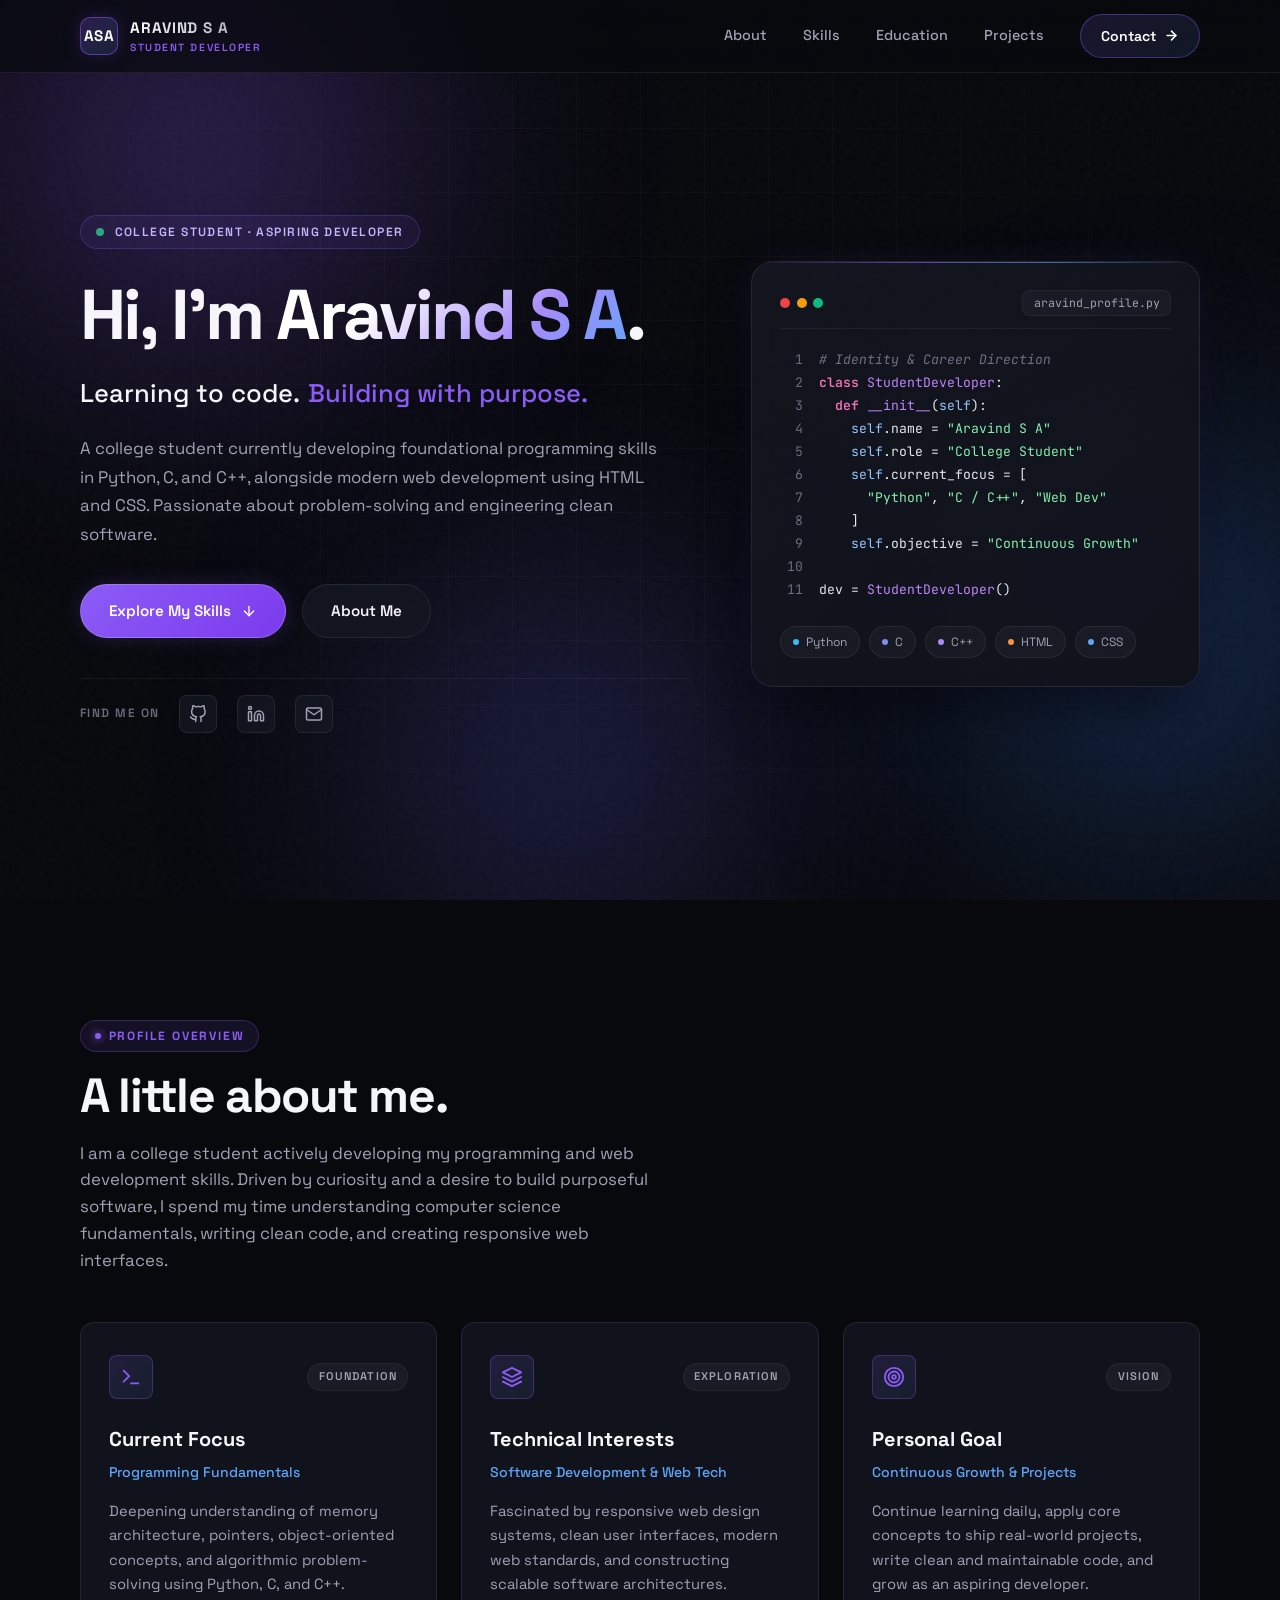
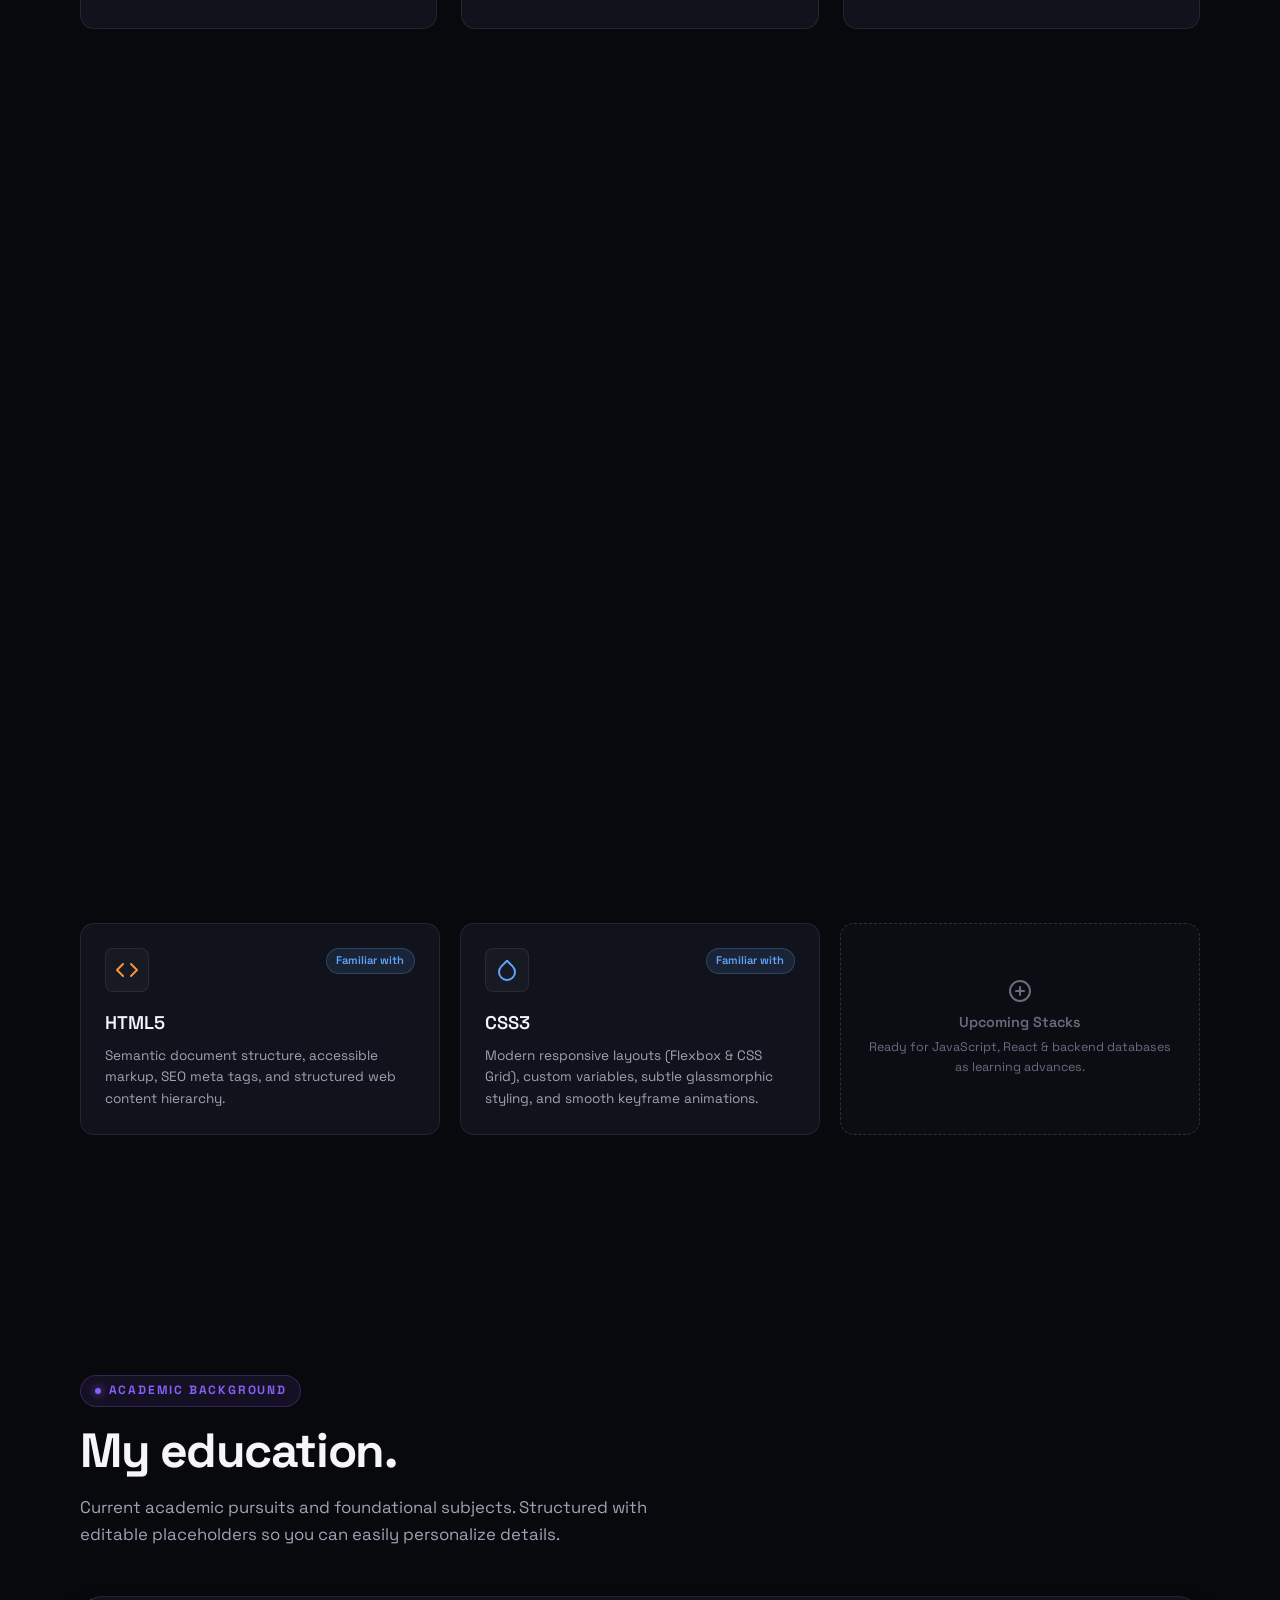
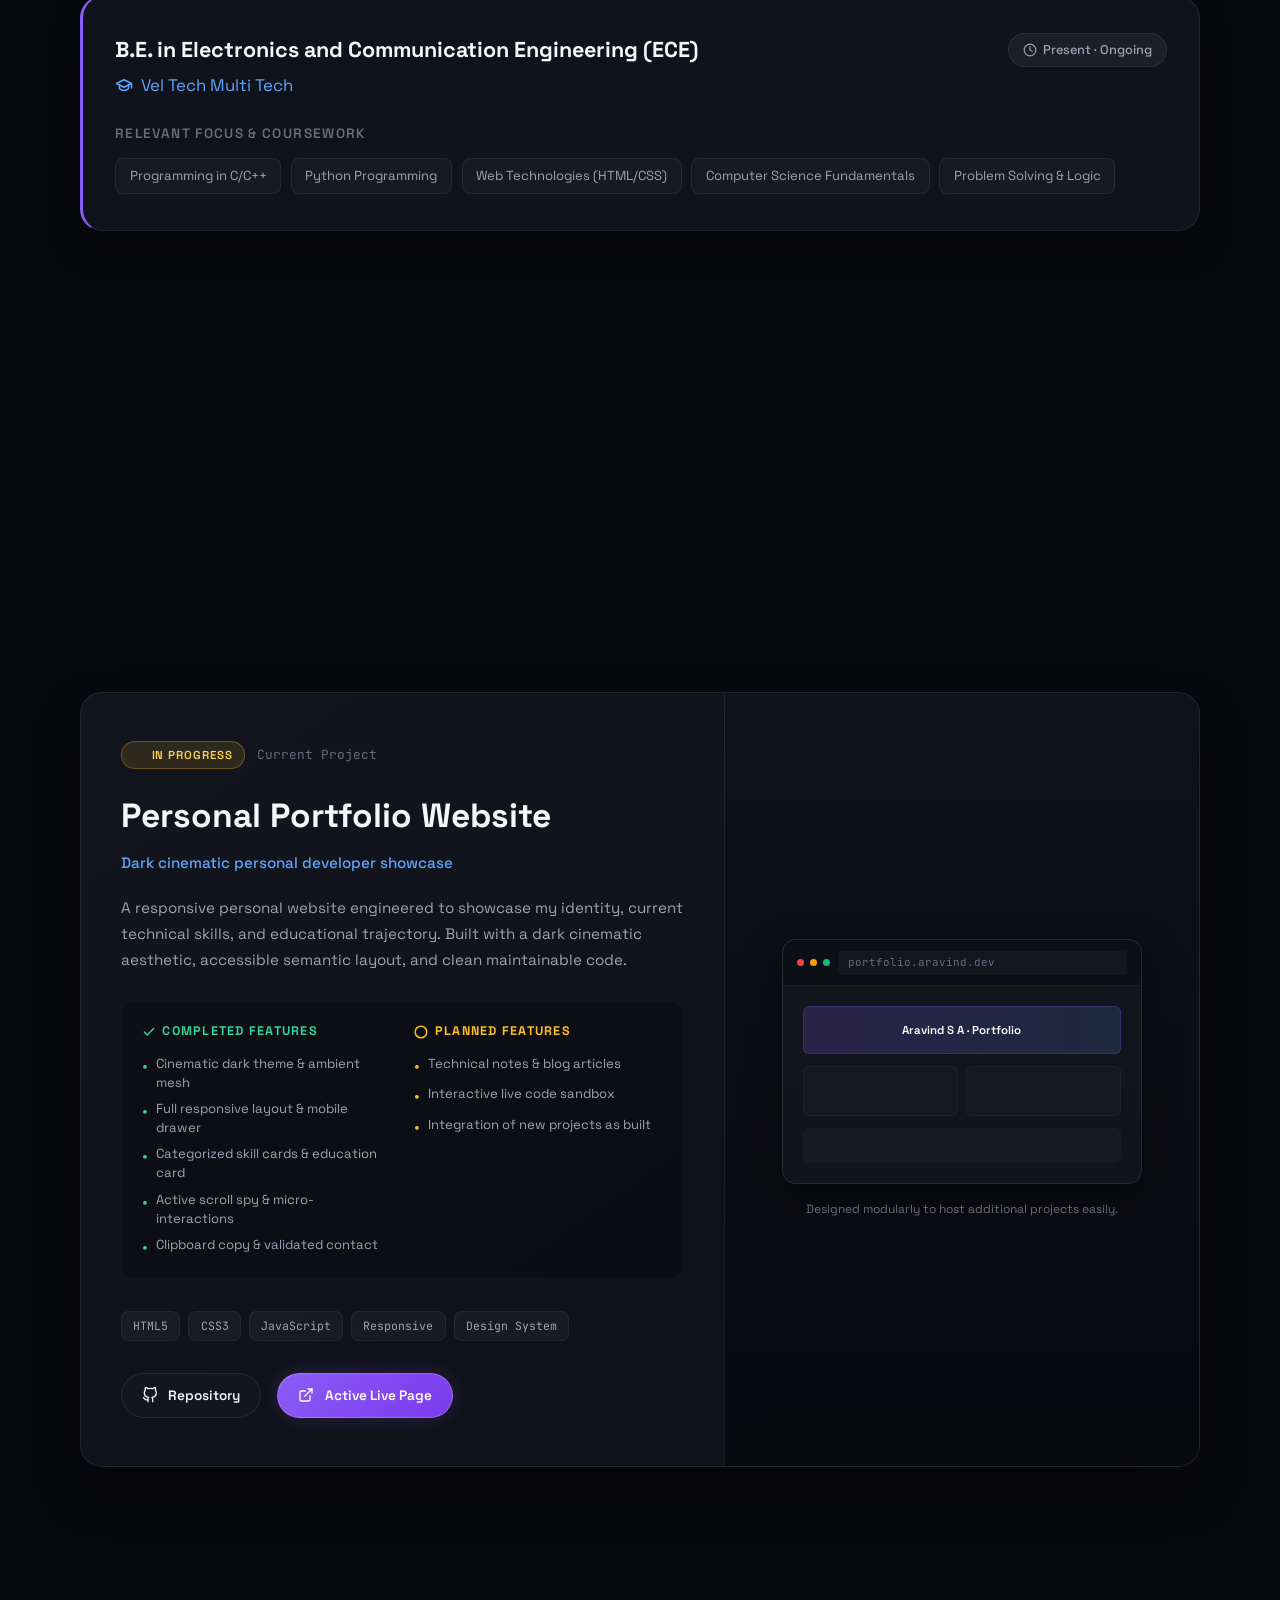
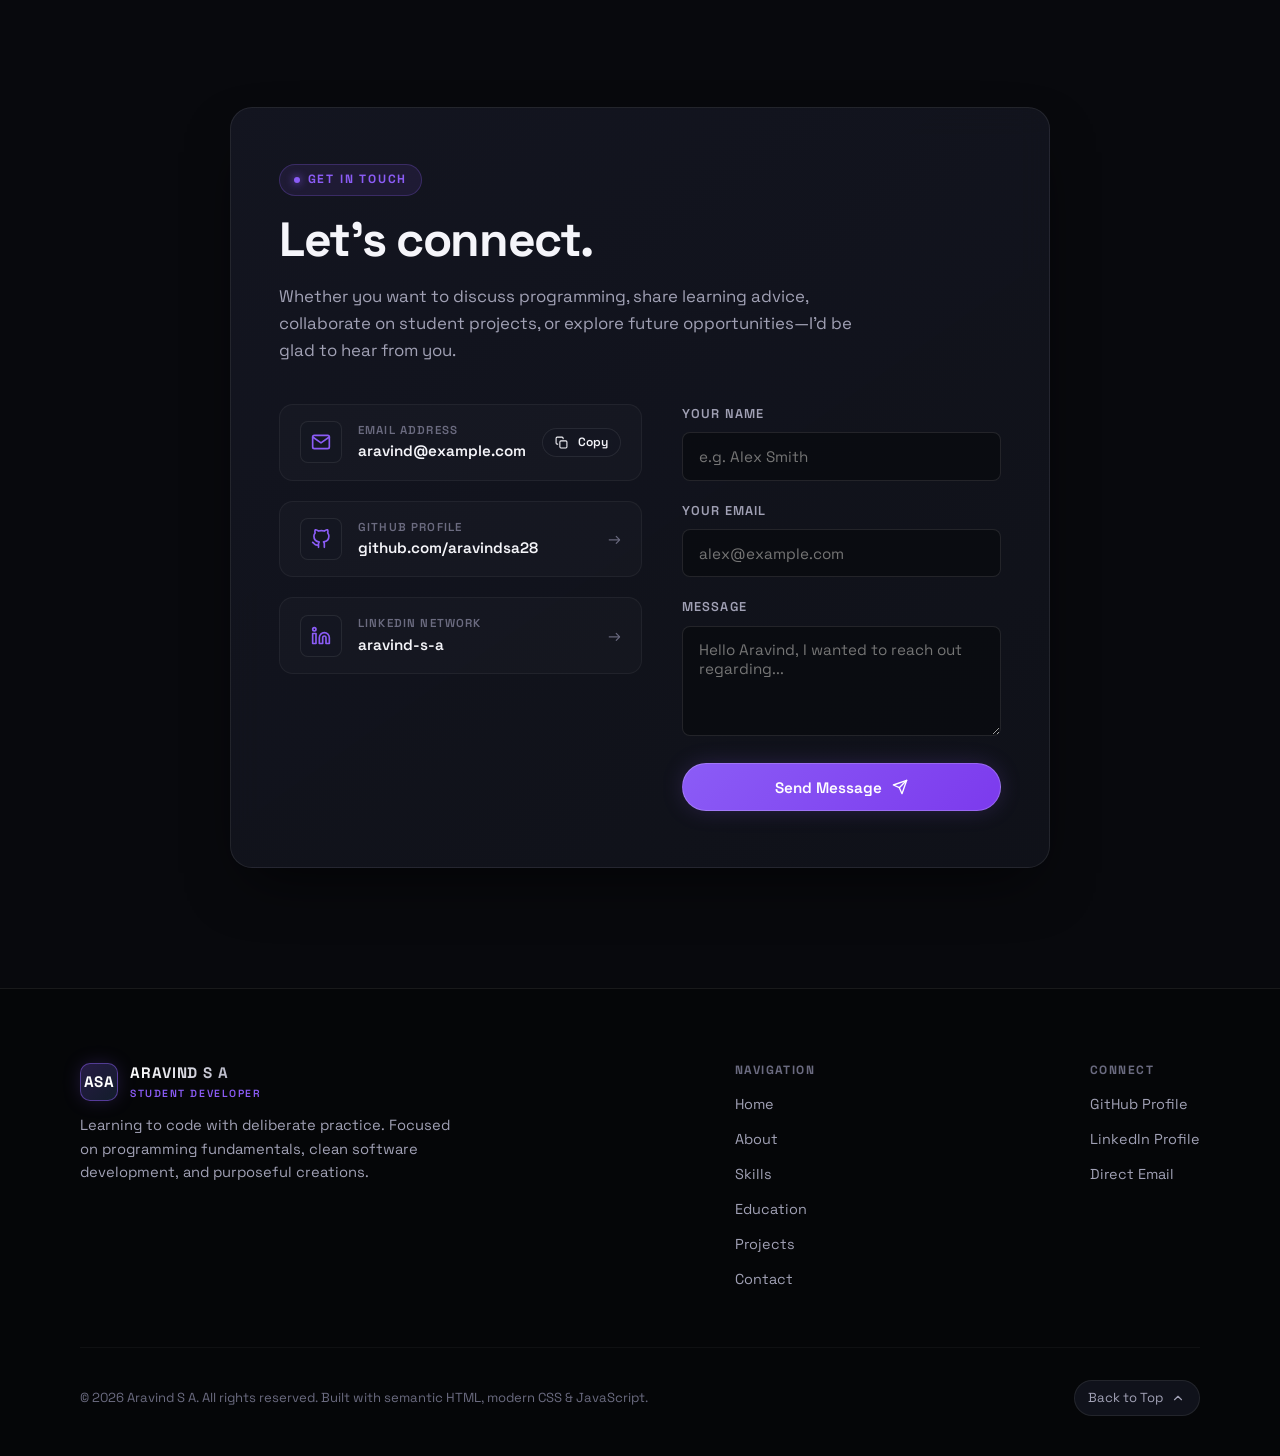
<file: index.html>
<!DOCTYPE html>
<html lang="en">
<head>
  <meta charset="UTF-8" />
  <meta name="viewport" content="width=device-width, initial-scale=1.0" />
  <meta http-equiv="X-UA-Compatible" content="IE=edge" />

  <!-- Primary SEO Meta Tags -->
  <title>Aravind S A | Student & Aspiring Developer Portfolio</title>
  <meta name="title" content="Aravind S A | Student & Aspiring Developer Portfolio" />
  <meta name="description" content="Personal portfolio of Aravind S A, college student learning programming in Python, C, C++, and modern web development." />
  <meta name="keywords" content="Aravind S A, student developer, software development, Python, C, C++, HTML, CSS, portfolio" />
  <meta name="author" content="Aravind S A" />
  <meta name="theme-color" content="#08090D" />

  <!-- Open Graph / Facebook -->
  <meta property="og:type" content="website" />
  <meta property="og:title" content="Aravind S A | Student & Aspiring Developer" />
  <meta property="og:description" content="College student learning programming and web development. Exploring Python, C, C++, HTML, and CSS." />

  <!-- Google Fonts: Space Grotesk & JetBrains Mono -->
  <link rel="preconnect" href="https://fonts.googleapis.com" />
  <link rel="preconnect" href="https://fonts.gstatic.com" crossorigin />
  <link href="https://fonts.googleapis.com/css2?family=JetBrains+Mono:wght@400;500;600&family=Space+Grotesk:wght@400;500;600;700;800&display=swap" rel="stylesheet" />

  <!-- Custom Stylesheet -->
  <link rel="stylesheet" href="style.css" />

  <!-- Favicon Monogram -->
  <link rel="icon" type="image/svg+xml" href="data:image/svg+xml,%3Csvg xmlns='http://www.w3.org/2000/svg' viewBox='0 0 100 100'%3E%3Crect width='100' height='100' rx='24' fill='%2308090D'/%3E%3Crect x='4' y='4' width='92' height='92' rx='20' fill='none' stroke='%238B5CF6' stroke-width='4'/%3E%3Ctext x='50' y='64' font-family='sans-serif' font-size='42' font-weight='900' fill='%23FFFFFF' text-anchor='middle'%3EASA%3C/text%3E%3C/svg%3E" />
</head>
<body>

  <!-- Ambient Cinematic Background Effects -->
  <div class="ambient-canvas-wrapper" aria-hidden="true">
    <div class="ambient-mesh mesh-1"></div>
    <div class="ambient-mesh mesh-2"></div>
    <div class="ambient-mesh mesh-3"></div>
    <div class="ambient-grid"></div>
    <div class="ambient-noise"></div>
  </div>

  <!-- Navigation Bar -->
  <header class="navbar" id="navbar">
    <div class="container nav-container">
      <a href="#hero" class="brand-monogram" aria-label="Aravind S A Homepage">
        <span class="monogram-badge">ASA</span>
        <div class="monogram-text">
          <span class="name">ARAVIND S A</span>
          <span class="sub">STUDENT DEVELOPER</span>
        </div>
      </a>

      <!-- Desktop Navigation Links -->
      <nav class="nav-links-desktop" aria-label="Primary Navigation">
        <a href="#about" class="nav-link">About</a>
        <a href="#skills" class="nav-link">Skills</a>
        <a href="#education" class="nav-link">Education</a>
        <a href="#projects" class="nav-link">Projects</a>
        <a href="#contact" class="nav-cta-btn">
          <span>Contact</span>
          <svg width="15" height="15" viewBox="0 0 24 24" fill="none" stroke="currentColor" stroke-width="2.5" stroke-linecap="round" stroke-linejoin="round">
            <line x1="5" y1="12" x2="19" y2="12"></line>
            <polyline points="12 5 19 12 12 19"></polyline>
          </svg>
        </a>
      </nav>

      <!-- Mobile Menu Toggle Button -->
      <button class="mobile-toggle" id="mobile-toggle" aria-label="Toggle navigation menu" aria-expanded="false">
        <svg width="22" height="22" viewBox="0 0 24 24" fill="none" stroke="currentColor" stroke-width="2" stroke-linecap="round" stroke-linejoin="round">
          <line x1="3" y1="12" x2="21" y2="12"></line>
          <line x1="3" y1="6" x2="21" y2="6"></line>
          <line x1="3" y1="18" x2="21" y2="18"></line>
        </svg>
      </button>
    </div>

    <!-- Mobile Drawer Menu -->
    <div class="mobile-drawer" id="mobile-drawer" aria-label="Mobile Navigation Drawer">
      <a href="#about" class="mobile-nav-link">About Me <span>&rarr;</span></a>
      <a href="#skills" class="mobile-nav-link">Skills & Stack <span>&rarr;</span></a>
      <a href="#education" class="mobile-nav-link">Education <span>&rarr;</span></a>
      <a href="#projects" class="mobile-nav-link">Projects <span>&rarr;</span></a>
      <a href="#contact" class="mobile-nav-link" style="color: var(--accent-violet);">Get in Touch <span>&rarr;</span></a>
    </div>
  </header>

  <main>
    <!-- ==================== HERO SECTION ==================== -->
    <section class="hero-section" id="hero">
      <div class="container hero-grid">
        <!-- Hero Left Column -->
        <div class="hero-content">
          <div class="badge-pill reveal-item">
            <span class="pulse-indicator">
              <span class="core"></span>
              <span class="wave"></span>
            </span>
            <span>COLLEGE STUDENT · ASPIRING DEVELOPER</span>
          </div>

          <h1 class="hero-heading reveal-item">
            Hi, I'm <span class="name-gradient">Aravind S A</span>.
          </h1>

          <p class="hero-subheadline reveal-item">
            Learning to code. <span class="accent-word">Building with purpose.</span>
          </p>

          <p class="hero-bio reveal-item">
            A college student currently developing foundational programming skills in Python, C, and C++, alongside modern web development using HTML and CSS. Passionate about problem-solving and engineering clean software.
          </p>

          <div class="hero-actions reveal-item">
            <a href="#skills" class="btn btn-primary">
              <span>Explore My Skills</span>
              <svg width="16" height="16" viewBox="0 0 24 24" fill="none" stroke="currentColor" stroke-width="2" stroke-linecap="round" stroke-linejoin="round">
                <line x1="12" y1="5" x2="12" y2="19"></line>
                <polyline points="19 12 12 19 5 12"></polyline>
              </svg>
            </a>
            <a href="#about" class="btn btn-secondary">
              <span>About Me</span>
            </a>
          </div>

          <div class="hero-socials reveal-item">
            <span class="social-label">Find me on</span>
            <!-- Configurable GitHub link -->
            <a href="https://github.com/aravindsa28" target="_blank" rel="noopener noreferrer" class="social-icon-btn" aria-label="GitHub Profile">
              <svg width="18" height="18" viewBox="0 0 24 24" fill="none" stroke="currentColor" stroke-width="2" stroke-linecap="round" stroke-linejoin="round">
                <path d="M9 19c-5 1.5-5-2.5-7-3m14 6v-3.87a3.37 3.37 0 0 0-.94-2.61c3.14-.35 6.44-1.54 6.44-7A5.44 5.44 0 0 0 20 4.77 5.07 5.07 0 0 0 19.91 1S18.73.65 16 2.48a13.38 13.38 0 0 0-7 0C6.27.65 5.09 1 5.09 1A5.07 5.07 0 0 0 5 4.77a5.44 5.44 0 0 0-1.5 3.78c0 5.42 3.3 6.61 6.44 7A3.37 3.37 0 0 0 9 18.13V22"></path>
              </svg>
            </a>
            <!-- Configurable LinkedIn link -->
            <a href="https://www.linkedin.com/in/aravind-s-a-705a92446" target="_blank" rel="noopener noreferrer" class="social-icon-btn" aria-label="LinkedIn Profile">
              <svg width="18" height="18" viewBox="0 0 24 24" fill="none" stroke="currentColor" stroke-width="2" stroke-linecap="round" stroke-linejoin="round">
                <path d="M16 8a6 6 0 0 1 6 6v7h-4v-7a2 2 0 0 0-2-2 2 2 0 0 0-2 2v7h-4v-7a6 6 0 0 1 6-6z"></path>
                <rect x="2" y="9" width="4" height="12"></rect>
                <circle cx="4" cy="4" r="2"></circle>
              </svg>
            </a>
            <!-- Configurable Email mailto -->
            <a href="mailto:aravind@example.com" class="social-icon-btn" aria-label="Email Aravind">
              <svg width="18" height="18" viewBox="0 0 24 24" fill="none" stroke="currentColor" stroke-width="2" stroke-linecap="round" stroke-linejoin="round">
                <path d="M4 4h16c1.1 0 2 .9 2 2v12c0 1.1-.9 2-2 2H4c-1.1 0-2-.9-2-2V6c0-1.1.9-2 2-2z"></path>
                <polyline points="22,6 12,13 2,6"></polyline>
              </svg>
            </a>
          </div>
        </div>

        <!-- Hero Right Column: Animated Developer Terminal Card -->
        <div class="hero-visual reveal-item">
          <div class="hero-visual-card tilt-card">
            <div class="card-header-dots">
              <div class="window-dots">
                <span class="dot-red"></span>
                <span class="dot-yellow"></span>
                <span class="dot-green"></span>
              </div>
              <span class="file-pill">aravind_profile.py</span>
            </div>

            <div class="code-container">
              <div class="code-line">
                <span class="line-num">1</span>
                <span><span class="syn-comment"># Identity & Career Direction</span></span>
              </div>
              <div class="code-line">
                <span class="line-num">2</span>
                <span><span class="syn-keyword">class</span> <span class="syn-func">StudentDeveloper</span>:</span>
              </div>
              <div class="code-line">
                <span class="line-num">3</span>
                <span>&nbsp;&nbsp;<span class="syn-keyword">def</span> <span class="syn-func">__init__</span>(<span class="syn-var">self</span>):</span>
              </div>
              <div class="code-line">
                <span class="line-num">4</span>
                <span>&nbsp;&nbsp;&nbsp;&nbsp;<span class="syn-var">self</span>.name = <span class="syn-string">"Aravind S A"</span></span>
              </div>
              <div class="code-line">
                <span class="line-num">5</span>
                <span>&nbsp;&nbsp;&nbsp;&nbsp;<span class="syn-var">self</span>.role = <span class="syn-string">"College Student"</span></span>
              </div>
              <div class="code-line">
                <span class="line-num">6</span>
                <span>&nbsp;&nbsp;&nbsp;&nbsp;<span class="syn-var">self</span>.current_focus = [</span>
              </div>
              <div class="code-line">
                <span class="line-num">7</span>
                <span>&nbsp;&nbsp;&nbsp;&nbsp;&nbsp;&nbsp;<span class="syn-string">"Python"</span>, <span class="syn-string">"C / C++"</span>, <span class="syn-string">"Web Dev"</span></span>
              </div>
              <div class="code-line">
                <span class="line-num">8</span>
                <span>&nbsp;&nbsp;&nbsp;&nbsp;]</span>
              </div>
              <div class="code-line">
                <span class="line-num">9</span>
                <span>&nbsp;&nbsp;&nbsp;&nbsp;<span class="syn-var">self</span>.objective = <span class="syn-string">"Continuous Growth"</span></span>
              </div>
              <div class="code-line">
                <span class="line-num">10</span>
                <span></span>
              </div>
              <div class="code-line">
                <span class="line-num">11</span>
                <span>dev = <span class="syn-func">StudentDeveloper</span>()</span>
              </div>
            </div>

            <div class="orbiting-chips">
              <span class="tech-chip">
                <span class="chip-dot" style="background: #38BDF8;"></span> Python
              </span>
              <span class="tech-chip">
                <span class="chip-dot" style="background: #818CF8;"></span> C
              </span>
              <span class="tech-chip">
                <span class="chip-dot" style="background: #A78BFA;"></span> C++
              </span>
              <span class="tech-chip">
                <span class="chip-dot" style="background: #FB923C;"></span> HTML
              </span>
              <span class="tech-chip">
                <span class="chip-dot" style="background: #60A5FA;"></span> CSS
              </span>
            </div>
          </div>
        </div>
      </div>
    </section>

    <!-- ==================== ABOUT ME SECTION ==================== -->
    <section id="about">
      <div class="container">
        <div class="reveal-item">
          <div class="section-tag">
            <span class="dot"></span>
            <span>Profile Overview</span>
          </div>
          <h2 class="section-title">A little about me.</h2>
          <p class="section-subtitle">
            I am a college student actively developing my programming and web development skills. Driven by curiosity and a desire to build purposeful software, I spend my time understanding computer science fundamentals, writing clean code, and creating responsive web interfaces.
          </p>
        </div>

        <div class="about-grid">
          <!-- Card 1: Current Focus -->
          <div class="info-card reveal-item tilt-card">
            <div class="card-top-row">
              <div class="icon-box" aria-hidden="true">
                <svg width="22" height="22" viewBox="0 0 24 24" fill="none" stroke="currentColor" stroke-width="2" stroke-linecap="round" stroke-linejoin="round">
                  <polyline points="4 17 10 11 4 5"></polyline>
                  <line x1="12" y1="19" x2="20" y2="19"></line>
                </svg>
              </div>
              <span class="tag-badge">Foundation</span>
            </div>
            <h3>Current Focus</h3>
            <span class="card-sub">Programming Fundamentals</span>
            <p>
              Deepening understanding of memory architecture, pointers, object-oriented concepts, and algorithmic problem-solving using Python, C, and C++.
            </p>
          </div>

          <!-- Card 2: Technical Interests -->
          <div class="info-card reveal-item tilt-card">
            <div class="card-top-row">
              <div class="icon-box" aria-hidden="true">
                <svg width="22" height="22" viewBox="0 0 24 24" fill="none" stroke="currentColor" stroke-width="2" stroke-linecap="round" stroke-linejoin="round">
                  <polygon points="12 2 2 7 12 12 22 7 12 2"></polygon>
                  <polyline points="2 17 12 22 22 17"></polyline>
                  <polyline points="2 12 12 17 22 12"></polyline>
                </svg>
              </div>
              <span class="tag-badge">Exploration</span>
            </div>
            <h3>Technical Interests</h3>
            <span class="card-sub">Software Development & Web Tech</span>
            <p>
              Fascinated by responsive web design systems, clean user interfaces, modern web standards, and constructing scalable software architectures.
            </p>
          </div>

          <!-- Card 3: Personal Goal -->
          <div class="info-card reveal-item tilt-card">
            <div class="card-top-row">
              <div class="icon-box" aria-hidden="true">
                <svg width="22" height="22" viewBox="0 0 24 24" fill="none" stroke="currentColor" stroke-width="2" stroke-linecap="round" stroke-linejoin="round">
                  <circle cx="12" cy="12" r="10"></circle>
                  <circle cx="12" cy="12" r="6"></circle>
                  <circle cx="12" cy="12" r="2"></circle>
                </svg>
              </div>
              <span class="tag-badge">Vision</span>
            </div>
            <h3>Personal Goal</h3>
            <span class="card-sub">Continuous Growth & Projects</span>
            <p>
              Continue learning daily, apply core concepts to ship real-world projects, write clean and maintainable code, and grow as an aspiring developer.
            </p>
          </div>
        </div>
      </div>
    </section>

    <!-- ==================== SKILLS SECTION ==================== -->
    <section id="skills">
      <div class="container">
        <div class="reveal-item">
          <div class="section-tag">
            <span class="dot"></span>
            <span>Skill Inventory</span>
          </div>
          <h2 class="section-title">Technologies I'm learning.</h2>
          <p class="section-subtitle">
            An honest overview of my current technical stack. Transparently classified into programming languages and web fundamentals without arbitrary skill percentages.
          </p>
        </div>

        <!-- Group 1: Programming Languages -->
        <div style="margin-top: 3.5rem;">
          <h3 class="skills-group-title reveal-item">
            <svg width="20" height="20" viewBox="0 0 24 24" fill="none" stroke="currentColor" stroke-width="2" stroke-linecap="round" stroke-linejoin="round">
              <polyline points="16 18 22 12 16 6"></polyline>
              <polyline points="8 6 2 12 8 18"></polyline>
            </svg>
            <span>Programming Languages</span>
            <span class="count">3</span>
          </h3>

          <div class="skills-grid">
            <!-- Python Card -->
            <div class="skill-card reveal-item tilt-card" style="--highlight-color: #38BDF8;">
              <div class="skill-header">
                <div class="skill-logo-wrap" style="color: #38BDF8;">
                  <svg width="24" height="24" viewBox="0 0 24 24" fill="none" stroke="currentColor" stroke-width="2" stroke-linecap="round" stroke-linejoin="round">
                    <path d="M12 2H8a4 4 0 0 0-4 4v4a4 4 0 0 0 4 4h8a4 4 0 0 0 4-4V6a4 4 0 0 0-4-4h-4z"></path>
                    <path d="M12 22h4a4 4 0 0 0 4-4v-4a4 4 0 0 0-4-4H8a4 4 0 0 0-4 4v4a4 4 0 0 0 4 4h4z"></path>
                    <circle cx="9" cy="6" r="1"></circle>
                    <circle cx="15" cy="18" r="1"></circle>
                  </svg>
                </div>
                <span class="skill-status-tag">Learning</span>
              </div>
              <h4>Python</h4>
              <p>
                Scripting, procedural & object-oriented programming, data structures, and solving foundational algorithmic problems.
              </p>
            </div>

            <!-- C Card -->
            <div class="skill-card reveal-item tilt-card" style="--highlight-color: #818CF8;">
              <div class="skill-header">
                <div class="skill-logo-wrap" style="color: #818CF8;">
                  <svg width="24" height="24" viewBox="0 0 24 24" fill="none" stroke="currentColor" stroke-width="2" stroke-linecap="round" stroke-linejoin="round">
                    <rect x="4" y="4" width="16" height="16" rx="2"></rect>
                    <path d="M9 9h6"></path>
                    <path d="M9 15h6"></path>
                    <path d="M9 12h4"></path>
                  </svg>
                </div>
                <span class="skill-status-tag">Learning</span>
              </div>
              <h4>C</h4>
              <p>
                Core programming fundamentals, memory allocation, pointers, structures, and low-level computational logic.
              </p>
            </div>

            <!-- C++ Card -->
            <div class="skill-card reveal-item tilt-card" style="--highlight-color: #A78BFA;">
              <div class="skill-header">
                <div class="skill-logo-wrap" style="color: #A78BFA;">
                  <svg width="24" height="24" viewBox="0 0 24 24" fill="none" stroke="currentColor" stroke-width="2" stroke-linecap="round" stroke-linejoin="round">
                    <circle cx="12" cy="12" r="10"></circle>
                    <line x1="12" y1="8" x2="12" y2="16"></line>
                    <line x1="8" y1="12" x2="16" y2="12"></line>
                  </svg>
                </div>
                <span class="skill-status-tag">Learning</span>
              </div>
              <h4>C++</h4>
              <p>
                Classes, object-oriented software design, Standard Template Library (STL), and performance-focused code organization.
              </p>
            </div>
          </div>
        </div>

        <!-- Group 2: Web Development -->
        <div style="margin-top: 3.5rem;">
          <h3 class="skills-group-title reveal-item">
            <svg width="20" height="20" viewBox="0 0 24 24" fill="none" stroke="currentColor" stroke-width="2" stroke-linecap="round" stroke-linejoin="round">
              <circle cx="12" cy="12" r="10"></circle>
              <line x1="2" y1="12" x2="22" y2="12"></line>
              <path d="M12 2a15.3 15.3 0 0 1 4 10 15.3 15.3 0 0 1-4 10 15.3 15.3 0 0 1-4-10 15.3 15.3 0 0 1 4-10z"></path>
            </svg>
            <span>Web Development</span>
            <span class="count">2</span>
          </h3>

          <div class="skills-grid">
            <!-- HTML Card -->
            <div class="skill-card reveal-item tilt-card" style="--highlight-color: #FB923C;">
              <div class="skill-header">
                <div class="skill-logo-wrap" style="color: #FB923C;">
                  <svg width="24" height="24" viewBox="0 0 24 24" fill="none" stroke="currentColor" stroke-width="2" stroke-linecap="round" stroke-linejoin="round">
                    <polyline points="16 18 22 12 16 6"></polyline>
                    <polyline points="8 6 2 12 8 18"></polyline>
                  </svg>
                </div>
                <span class="skill-status-tag familiar">Familiar with</span>
              </div>
              <h4>HTML5</h4>
              <p>
                Semantic document structure, accessible markup, SEO meta tags, and structured web content hierarchy.
              </p>
            </div>

            <!-- CSS Card -->
            <div class="skill-card reveal-item tilt-card" style="--highlight-color: #60A5FA;">
              <div class="skill-header">
                <div class="skill-logo-wrap" style="color: #60A5FA;">
                  <svg width="24" height="24" viewBox="0 0 24 24" fill="none" stroke="currentColor" stroke-width="2" stroke-linecap="round" stroke-linejoin="round">
                    <path d="M12 2.69l5.66 5.66a8 8 0 1 1-11.31 0z"></path>
                  </svg>
                </div>
                <span class="skill-status-tag familiar">Familiar with</span>
              </div>
              <h4>CSS3</h4>
              <p>
                Modern responsive layouts (Flexbox & CSS Grid), custom variables, subtle glassmorphic styling, and smooth keyframe animations.
              </p>
            </div>

            <!-- Future Extension Slot (Easy to add JS, React, etc.) -->
            <div class="add-tech-card reveal-item">
              <svg width="24" height="24" viewBox="0 0 24 24" fill="none" stroke="currentColor" stroke-width="2" stroke-linecap="round" stroke-linejoin="round">
                <circle cx="12" cy="12" r="10"></circle>
                <line x1="12" y1="8" x2="12" y2="16"></line>
                <line x1="8" y1="12" x2="16" y2="12"></line>
              </svg>
              <div style="font-weight: 600; font-size: 0.9rem; margin-bottom: 0.25rem;">Upcoming Stacks</div>
              <p style="font-size: 0.78rem;">Ready for JavaScript, React & backend databases as learning advances.</p>
            </div>
          </div>
        </div>
      </div>
    </section>

    <!-- ==================== EDUCATION SECTION ==================== -->
    <section id="education">
      <div class="container">
        <div class="reveal-item">
          <div class="section-tag">
            <span class="dot"></span>
            <span>Academic Background</span>
          </div>
          <h2 class="section-title">My education.</h2>
          <p class="section-subtitle">
            Current academic pursuits and foundational subjects. Structured with editable placeholders so you can easily personalize details.
          </p>
        </div>

        <div class="education-timeline reveal-item">
          <div class="timeline-card">
            <div class="timeline-header">
              <div>
                <h3 class="degree-title">B.E. in Electronics and Communication Engineering (ECE)</h3>
                <div class="institution-name">
                  <svg width="18" height="18" viewBox="0 0 24 24" fill="none" stroke="currentColor" stroke-width="2" stroke-linecap="round" stroke-linejoin="round">
                    <path d="M22 10v6M2 10l10-5 10 5-10 5z"></path>
                    <path d="M6 12v5c3 3 9 3 12 0v-5"></path>
                  </svg>
                  <span>Vel Tech Multi Tech</span>
                </div>
              </div>
              <span class="period-badge">
                <svg width="14" height="14" viewBox="0 0 24 24" fill="none" stroke="currentColor" stroke-width="2" stroke-linecap="round" stroke-linejoin="round">
                  <circle cx="12" cy="12" r="10"></circle>
                  <polyline points="12 6 12 12 16 14"></polyline>
                </svg>
                <span>Present · Ongoing</span>
              </span>
            </div>

            <div>
              <div class="subjects-label">Relevant Focus & Coursework</div>
              <div class="subjects-list">
                <span class="subject-item">Programming in C/C++</span>
                <span class="subject-item">Python Programming</span>
                <span class="subject-item">Web Technologies (HTML/CSS)</span>
                <span class="subject-item">Computer Science Fundamentals</span>
                <span class="subject-item">Problem Solving & Logic</span>
              </div>
            </div>
          </div>
        </div>
      </div>
    </section>

    <!-- ==================== PROJECTS SECTION ==================== -->
    <section id="projects">
      <div class="container">
        <div class="reveal-item">
          <div class="section-tag">
            <span class="dot"></span>
            <span>Current Work</span>
          </div>
          <h2 class="section-title">Things I'm building.</h2>
          <p class="section-subtitle">
            Highlighting genuine work currently in development. Accurately separated into live implemented features and planned milestones.
          </p>
        </div>

        <!-- Project 1: Personal Portfolio Website -->
        <div class="project-card reveal-item">
          <div class="project-grid">
            <div class="project-info">
              <div class="project-status-bar">
                <span class="status-badge in-progress">
                  <span class="pulse-indicator" style="display:inline-block; vertical-align:middle; margin-right:4px;">
                    <span class="core" style="background:#f59e0b;"></span>
                  </span>
                  In Progress
                </span>
                <span style="font-size: 0.8rem; color: var(--text-dim); font-family: var(--font-mono);">Current Project</span>
              </div>

              <h3 class="project-title">Personal Portfolio Website</h3>
              <p class="project-subtitle">Dark cinematic personal developer showcase</p>
              <p class="project-desc">
                A responsive personal website engineered to showcase my identity, current technical skills, and educational trajectory. Built with a dark cinematic aesthetic, accessible semantic layout, and clean maintainable code.
              </p>

              <!-- Features Division -->
              <div class="feature-columns">
                <div class="feature-col completed">
                  <h5>
                    <svg width="14" height="14" viewBox="0 0 24 24" fill="none" stroke="currentColor" stroke-width="2.5" stroke-linecap="round" stroke-linejoin="round">
                      <polyline points="20 6 9 17 4 12"></polyline>
                    </svg>
                    Completed Features
                  </h5>
                  <ul>
                    <li>Cinematic dark theme & ambient mesh</li>
                    <li>Full responsive layout & mobile drawer</li>
                    <li>Categorized skill cards & education card</li>
                    <li>Active scroll spy & micro-interactions</li>
                    <li>Clipboard copy & validated contact</li>
                  </ul>
                </div>

                <div class="feature-col planned">
                  <h5>
                    <svg width="14" height="14" viewBox="0 0 24 24" fill="none" stroke="currentColor" stroke-width="2.5" stroke-linecap="round" stroke-linejoin="round">
                      <circle cx="12" cy="12" r="10"></circle>
                    </svg>
                    Planned Features
                  </h5>
                  <ul>
                    <li>Technical notes & blog articles</li>
                    <li>Interactive live code sandbox</li>
                    <li>Integration of new projects as built</li>
                  </ul>
                </div>
              </div>

              <div class="project-tags">
                <span class="project-tag">HTML5</span>
                <span class="project-tag">CSS3</span>
                <span class="project-tag">JavaScript</span>
                <span class="project-tag">Responsive</span>
                <span class="project-tag">Design System</span>
              </div>

              <div class="project-links">
                <!-- Configurable Repository Link -->
                <a href="https://github.com/aravindsa28/My-first-project" target="_blank" rel="noopener noreferrer" class="btn btn-secondary" style="padding: 0.65rem 1.25rem; font-size: 0.85rem;">
                  <svg width="16" height="16" viewBox="0 0 24 24" fill="none" stroke="currentColor" stroke-width="2" stroke-linecap="round" stroke-linejoin="round">
                    <path d="M9 19c-5 1.5-5-2.5-7-3m14 6v-3.87a3.37 3.37 0 0 0-.94-2.61c3.14-.35 6.44-1.54 6.44-7A5.44 5.44 0 0 0 20 4.77 5.07 5.07 0 0 0 19.91 1S18.73.65 16 2.48a13.38 13.38 0 0 0-7 0C6.27.65 5.09 1 5.09 1A5.07 5.07 0 0 0 5 4.77a5.44 5.44 0 0 0-1.5 3.78c0 5.42 3.3 6.61 6.44 7A3.37 3.37 0 0 0 9 18.13V22"></path>
                  </svg>
                  <span>Repository</span>
                </a>
                <!-- Live Demo Anchor -->
                <a href="#hero" class="btn btn-primary" style="padding: 0.65rem 1.25rem; font-size: 0.85rem;">
                  <svg width="16" height="16" viewBox="0 0 24 24" fill="none" stroke="currentColor" stroke-width="2" stroke-linecap="round" stroke-linejoin="round">
                    <path d="M18 13v6a2 2 0 0 1-2 2H5a2 2 0 0 1-2-2V8a2 2 0 0 1 2-2h6"></path>
                    <polyline points="15 3 21 3 21 9"></polyline>
                    <line x1="10" y1="14" x2="21" y2="3"></line>
                  </svg>
                  <span>Active Live Page</span>
                </a>
              </div>
            </div>

            <!-- Project Visual Showcase Column -->
            <div class="project-preview-side">
              <div class="interactive-mockup">
                <div class="mockup-bar">
                  <div class="window-dots">
                    <span class="dot-red" style="width:7px; height:7px;"></span>
                    <span class="dot-yellow" style="width:7px; height:7px;"></span>
                    <span class="dot-green" style="width:7px; height:7px;"></span>
                  </div>
                  <div class="mockup-url">portfolio.aravind.dev</div>
                </div>
                <div class="mockup-body">
                  <div class="mockup-hero-slice">
                    <span>Aravind S A · Portfolio</span>
                  </div>
                  <div class="mockup-cards-slice">
                    <div class="mockup-card-small"></div>
                    <div class="mockup-card-small"></div>
                  </div>
                  <div style="height: 35px; background: rgba(255,255,255,0.03); border-radius: 6px;"></div>
                </div>
              </div>
              <p style="font-size: 0.75rem; color: var(--text-dim); margin-top: 1rem; text-align: center;">
                Designed modularly to host additional projects easily.
              </p>
            </div>
          </div>
        </div>
      </div>
    </section>

    <!-- ==================== CONTACT SECTION ==================== -->
    <section id="contact">
      <div class="container contact-container">
        <div class="contact-card reveal-item">
          <div class="section-tag">
            <span class="dot"></span>
            <span>Get In Touch</span>
          </div>
          <h2 class="section-title">Let's connect.</h2>
          <p class="section-subtitle" style="margin-bottom: 2.5rem;">
            Whether you want to discuss programming, share learning advice, collaborate on student projects, or explore future opportunities—I'd be glad to hear from you.
          </p>

          <div class="contact-grid">
            <!-- Left: Configurable Direct Methods -->
            <div class="contact-methods">
              <div class="contact-method-item">
                <div class="contact-method-icon">
                  <svg width="20" height="20" viewBox="0 0 24 24" fill="none" stroke="currentColor" stroke-width="2" stroke-linecap="round" stroke-linejoin="round">
                    <path d="M4 4h16c1.1 0 2 .9 2 2v12c0 1.1-.9 2-2 2H4c-1.1 0-2-.9-2-2V6c0-1.1.9-2 2-2z"></path>
                    <polyline points="22,6 12,13 2,6"></polyline>
                  </svg>
                </div>
                <div class="contact-method-info">
                  <span class="label">Email Address</span>
                  <span class="value" id="contact-email-text">aravind@example.com</span>
                </div>
                <button type="button" id="copy-email-btn" class="btn btn-secondary" style="margin-left: auto; padding: 0.35rem 0.75rem; font-size: 0.75rem;" title="Copy email address">
                  <svg width="13" height="13" viewBox="0 0 24 24" fill="none" stroke="currentColor" stroke-width="2" stroke-linecap="round" stroke-linejoin="round">
                    <rect x="9" y="9" width="13" height="13" rx="2" ry="2"></rect>
                    <path d="M5 15H4a2 2 0 0 1-2-2V4a2 2 0 0 1 2-2h9a2 2 0 0 1 2 2v1"></path>
                  </svg>
                  <span>Copy</span>
                </button>
              </div>

              <!-- GitHub Connect -->
              <a href="https://github.com/aravindsa28" target="_blank" rel="noopener noreferrer" class="contact-method-item">
                <div class="contact-method-icon">
                  <svg width="20" height="20" viewBox="0 0 24 24" fill="none" stroke="currentColor" stroke-width="2" stroke-linecap="round" stroke-linejoin="round">
                    <path d="M9 19c-5 1.5-5-2.5-7-3m14 6v-3.87a3.37 3.37 0 0 0-.94-2.61c3.14-.35 6.44-1.54 6.44-7A5.44 5.44 0 0 0 20 4.77 5.07 5.07 0 0 0 19.91 1S18.73.65 16 2.48a13.38 13.38 0 0 0-7 0C6.27.65 5.09 1 5.09 1A5.07 5.07 0 0 0 5 4.77a5.44 5.44 0 0 0-1.5 3.78c0 5.42 3.3 6.61 6.44 7A3.37 3.37 0 0 0 9 18.13V22"></path>
                  </svg>
                </div>
                <div class="contact-method-info">
                  <span class="label">GitHub Profile</span>
                  <span class="value">github.com/aravindsa28</span>
                </div>
                <span style="margin-left: auto; color: var(--text-dim);">&rarr;</span>
              </a>

              <!-- LinkedIn Connect -->
              <a href="https://www.linkedin.com/in/aravind-s-a-705a92446" target="_blank" rel="noopener noreferrer" class="contact-method-item">
                <div class="contact-method-icon">
                  <svg width="20" height="20" viewBox="0 0 24 24" fill="none" stroke="currentColor" stroke-width="2" stroke-linecap="round" stroke-linejoin="round">
                    <path d="M16 8a6 6 0 0 1 6 6v7h-4v-7a2 2 0 0 0-2-2 2 2 0 0 0-2 2v7h-4v-7a6 6 0 0 1 6-6z"></path>
                    <rect x="2" y="9" width="4" height="12"></rect>
                    <circle cx="4" cy="4" r="2"></circle>
                  </svg>
                </div>
                <div class="contact-method-info">
                  <span class="label">LinkedIn Network</span>
                  <span class="value">aravind-s-a</span>
                </div>
                <span style="margin-left: auto; color: var(--text-dim);">&rarr;</span>
              </a>
            </div>

            <!-- Right: Validated Form (Connects via Mailto or configured Formspree endpoint) -->
            <div>
              <form id="portfolio-contact-form" action="" method="POST" novalidate>
                <div class="form-group">
                  <label for="sender-name" class="form-label">Your Name</label>
                  <input type="text" id="sender-name" name="name" class="form-input" placeholder="e.g. Alex Smith" required />
                </div>
                <div class="form-group">
                  <label for="sender-email" class="form-label">Your Email</label>
                  <input type="email" id="sender-email" name="email" class="form-input" placeholder="alex@example.com" required />
                </div>
                <div class="form-group">
                  <label for="sender-message" class="form-label">Message</label>
                  <textarea id="sender-message" name="message" class="form-textarea" placeholder="Hello Aravind, I wanted to reach out regarding..." required></textarea>
                </div>

                <button type="submit" class="btn btn-primary" style="width: 100%;">
                  <span>Send Message</span>
                  <svg width="16" height="16" viewBox="0 0 24 24" fill="none" stroke="currentColor" stroke-width="2" stroke-linecap="round" stroke-linejoin="round">
                    <line x1="22" y1="2" x2="11" y2="13"></line>
                    <polygon points="22 2 15 22 11 13 2 9 22 2"></polygon>
                  </svg>
                </button>

                <div id="form-feedback" class="form-feedback" role="alert"></div>
              </form>
            </div>
          </div>
        </div>
      </div>
    </section>
  </main>

  <!-- ==================== FOOTER ==================== -->
  <footer>
    <div class="container">
      <div class="footer-top">
        <div class="footer-brand">
          <div class="brand-monogram">
            <span class="monogram-badge">ASA</span>
            <div class="monogram-text">
              <span class="name">ARAVIND S A</span>
              <span class="sub">STUDENT DEVELOPER</span>
            </div>
          </div>
          <p class="footer-tagline">
            Learning to code with deliberate practice. Focused on programming fundamentals, clean software development, and purposeful creations.
          </p>
        </div>

        <div class="footer-links-group">
          <span class="group-title">Navigation</span>
          <a href="#hero">Home</a>
          <a href="#about">About</a>
          <a href="#skills">Skills</a>
          <a href="#education">Education</a>
          <a href="#projects">Projects</a>
          <a href="#contact">Contact</a>
        </div>

        <div class="footer-links-group">
          <span class="group-title">Connect</span>
          <a href="https://github.com/aravindsa28" target="_blank" rel="noopener noreferrer">GitHub Profile</a>
          <a href="https://www.linkedin.com/in/aravind-s-a-705a92446" target="_blank" rel="noopener noreferrer">LinkedIn Profile</a>
          <a href="mailto:aravind@example.com">Direct Email</a>
        </div>
      </div>

      <div class="footer-bottom">
        <p class="copyright">
          &copy; <span id="current-year">2026</span> Aravind S A. All rights reserved. Built with semantic HTML, modern CSS & JavaScript.
        </p>

        <a href="#hero" class="back-to-top" aria-label="Back to top of page">
          <span>Back to Top</span>
          <svg width="14" height="14" viewBox="0 0 24 24" fill="none" stroke="currentColor" stroke-width="2" stroke-linecap="round" stroke-linejoin="round">
            <polyline points="18 15 12 9 6 15"></polyline>
          </svg>
        </a>
      </div>
    </div>
  </footer>

  <!-- Portfolio Logic & Animation Scripts -->
  <script src="main.js"></script>
</body>
</html>
</file>
<file: style.css>
/* ==========================================================================
   CINEMATIC DESIGN SYSTEM - ARAVIND S A PORTFOLIO
   Palette:
     Background: #08090D (Deep Space)
     Secondary:  #10121A (Obsidian Navy)
     Card:       #151722 (Midnight Slate)
     Accent 1:   #8B5CF6 (Electric Violet)
     Accent 2:   #60A5FA (Cool Cyan/Blue)
     Main Text:  #F5F5FA (Luminescent White)
     Muted:      #A1A1B5 (Atmospheric Grey)
     Borders:    rgba(255, 255, 255, 0.08)
   ========================================================================== */

:root {
  --bg-primary: #08090d;
  --bg-secondary: #10121a;
  --bg-card: rgba(21, 23, 34, 0.75);
  --bg-card-hover: rgba(27, 30, 44, 0.85);
  --bg-glass: rgba(16, 18, 26, 0.65);
  --bg-elevated: #181a28;

  --accent-violet: #8b5cf6;
  --accent-violet-glow: rgba(139, 92, 246, 0.28);
  --accent-blue: #60a5fa;
  --accent-blue-glow: rgba(96, 165, 250, 0.25);
  --accent-emerald: #34d399;
  --accent-amber: #fbbf24;

  --text-main: #f5f5fa;
  --text-muted: #a1a1b5;
  --text-dim: #6b6b80;

  --border-subtle: rgba(255, 255, 255, 0.08);
  --border-active: rgba(139, 92, 246, 0.4);
  --border-glass: rgba(255, 255, 255, 0.12);

  --font-sans: 'Space Grotesk', -apple-system, BlinkMacSystemFont, 'Segoe UI', Roboto, Helvetica, Arial, sans-serif;
  --font-mono: 'JetBrains Mono', 'Fira Code', Menlo, Consolas, monospace;

  --radius-sm: 8px;
  --radius-md: 14px;
  --radius-lg: 22px;
  --radius-full: 9999px;

  --transition-fast: 0.18s cubic-bezier(0.16, 1, 0.3, 1);
  --transition-normal: 0.3s cubic-bezier(0.16, 1, 0.3, 1);
  --transition-slow: 0.6s cubic-bezier(0.16, 1, 0.3, 1);

  --container-max: 1200px;
}

/* Reset & Base */
*, *::before, *::after {
  box-sizing: border-box;
  margin: 0;
  padding: 0;
}

html {
  scroll-behavior: smooth;
  color-scheme: dark;
  -webkit-font-smoothing: antialiased;
  -moz-osx-font-smoothing: grayscale;
}

body {
  background-color: var(--bg-primary);
  color: var(--text-main);
  font-family: var(--font-sans);
  line-height: 1.6;
  min-height: 100vh;
  position: relative;
  overflow-x: hidden;
  selection-background-color: var(--accent-violet);
}

::selection {
  background: rgba(139, 92, 246, 0.4);
  color: #ffffff;
}

a {
  color: inherit;
  text-decoration: none;
  transition: color var(--transition-fast);
}

button {
  font-family: inherit;
  cursor: pointer;
  border: none;
  background: none;
  color: inherit;
}

/* Container */
.container {
  width: 100%;
  max-width: var(--container-max);
  margin-left: auto;
  margin-right: auto;
  padding-left: 1.5rem;
  padding-right: 1.5rem;
}

@media (min-width: 768px) {
  .container {
    padding-left: 2.5rem;
    padding-right: 2.5rem;
  }
}

/* Atmospheric Background Canvas & Mesh Glows */
.ambient-canvas-wrapper {
  position: fixed;
  top: 0;
  left: 0;
  width: 100vw;
  height: 100vh;
  pointer-events: none;
  z-index: 0;
  overflow: hidden;
}

.ambient-mesh {
  position: absolute;
  border-radius: 50%;
  filter: blur(130px);
  opacity: 0.45;
  will-change: transform;
}

.mesh-1 {
  width: 600px;
  height: 600px;
  background: radial-gradient(circle, #8b5cf6 0%, transparent 70%);
  top: -150px;
  left: -100px;
  animation: floatOrb 22s ease-in-out infinite alternate;
}

.mesh-2 {
  width: 550px;
  height: 550px;
  background: radial-gradient(circle, #3b82f6 0%, transparent 70%);
  top: 40%;
  right: -150px;
  animation: floatOrb2 28s ease-in-out infinite alternate;
}

.mesh-3 {
  width: 480px;
  height: 480px;
  background: radial-gradient(circle, #6366f1 0%, transparent 70%);
  bottom: -100px;
  left: 25%;
  animation: floatOrb 25s ease-in-out infinite alternate-reverse;
}

.ambient-grid {
  position: absolute;
  inset: 0;
  background-image: 
    linear-gradient(to right, rgba(255, 255, 255, 0.02) 1px, transparent 1px),
    linear-gradient(to bottom, rgba(255, 255, 255, 0.02) 1px, transparent 1px);
  background-size: 64px 64px;
  mask-image: radial-gradient(circle at 50% 40%, black 30%, transparent 85%);
  -webkit-mask-image: radial-gradient(circle at 50% 40%, black 30%, transparent 85%);
}

.ambient-noise {
  position: absolute;
  inset: 0;
  opacity: 0.025;
  background-image: url("data:image/svg+xml,%3Csvg viewBox='0 0 200 200' xmlns='http://www.w3.org/2000/svg'%3E%3Cfilter id='noiseFilter'%3E%3CfeTurbulence type='fractalNoise' baseFrequency='0.8' numOctaves='3' stitchTiles='stitch'/%3E%3C/filter%3E%3Crect width='100%25' height='100%25' filter='url(%23noiseFilter)'/%3E%3C/svg%3E");
}

@keyframes floatOrb {
  0% { transform: translate(0, 0) scale(1); }
  50% { transform: translate(60px, 40px) scale(1.1); }
  100% { transform: translate(-40px, 80px) scale(0.95); }
}

@keyframes floatOrb2 {
  0% { transform: translate(0, 0) scale(1); }
  50% { transform: translate(-80px, -50px) scale(1.15); }
  100% { transform: translate(50px, -30px) scale(0.9); }
}

/* Header & Navigation */
.navbar {
  position: fixed;
  top: 0;
  left: 0;
  right: 0;
  z-index: 100;
  backdrop-filter: blur(16px);
  -webkit-backdrop-filter: blur(16px);
  background: rgba(8, 9, 13, 0.7);
  border-bottom: 1px solid var(--border-subtle);
  transition: all var(--transition-normal);
}

.navbar.scrolled {
  background: rgba(8, 9, 13, 0.88);
  border-bottom-color: rgba(139, 92, 246, 0.15);
  box-shadow: 0 10px 30px -10px rgba(0, 0, 0, 0.6);
}

.nav-container {
  display: flex;
  align-items: center;
  justify-content: space-between;
  height: 4.5rem;
}

.brand-monogram {
  display: flex;
  align-items: center;
  gap: 0.75rem;
  font-weight: 700;
  font-size: 1.15rem;
  letter-spacing: 0.05em;
  color: var(--text-main);
  text-transform: uppercase;
}

.monogram-badge {
  display: inline-flex;
  align-items: center;
  justify-content: center;
  width: 38px;
  height: 38px;
  background: linear-gradient(135deg, rgba(139, 92, 246, 0.25), rgba(96, 165, 250, 0.15));
  border: 1px solid rgba(139, 92, 246, 0.5);
  border-radius: 10px;
  color: #ffffff;
  font-weight: 800;
  font-size: 0.95rem;
  letter-spacing: 0.02em;
  box-shadow: 0 0 20px -3px var(--accent-violet-glow);
  transition: all var(--transition-fast);
}

.brand-monogram:hover .monogram-badge {
  transform: scale(1.05);
  border-color: var(--accent-blue);
  box-shadow: 0 0 25px -2px var(--accent-blue-glow);
}

.monogram-text {
  display: flex;
  flex-direction: column;
}

.monogram-text .name {
  font-size: 0.95rem;
  font-weight: 700;
  letter-spacing: 0.06em;
  background: linear-gradient(to right, #fff, var(--text-muted));
  -webkit-background-clip: text;
  -webkit-text-fill-color: transparent;
}

.monogram-text .sub {
  font-size: 0.65rem;
  letter-spacing: 0.15em;
  color: var(--accent-violet);
  font-weight: 600;
}

.nav-links-desktop {
  display: none;
  align-items: center;
  gap: 2.25rem;
}

@media (min-width: 860px) {
  .nav-links-desktop {
    display: flex;
  }
}

.nav-link {
  font-size: 0.9rem;
  color: var(--text-muted);
  font-weight: 500;
  position: relative;
  padding: 0.5rem 0;
  transition: color var(--transition-fast);
}

.nav-link:hover,
.nav-link.active {
  color: var(--text-main);
}

.nav-link::after {
  content: '';
  position: absolute;
  bottom: 0;
  left: 0;
  width: 0%;
  height: 2px;
  background: linear-gradient(90deg, var(--accent-violet), var(--accent-blue));
  border-radius: 2px;
  transition: width var(--transition-normal);
}

.nav-link:hover::after,
.nav-link.active::after {
  width: 100%;
}

.nav-cta-btn {
  display: inline-flex;
  align-items: center;
  gap: 0.5rem;
  padding: 0.6rem 1.25rem;
  font-size: 0.88rem;
  font-weight: 600;
  border-radius: var(--radius-full);
  background: linear-gradient(135deg, rgba(139, 92, 246, 0.15), rgba(96, 165, 250, 0.1));
  border: 1px solid rgba(139, 92, 246, 0.4);
  color: #fff;
  transition: all var(--transition-fast);
}

.nav-cta-btn:hover {
  background: linear-gradient(135deg, rgba(139, 92, 246, 0.3), rgba(96, 165, 250, 0.25));
  border-color: var(--accent-violet);
  box-shadow: 0 0 20px -2px var(--accent-violet-glow);
  transform: translateY(-1px);
}

.mobile-toggle {
  display: flex;
  align-items: center;
  justify-content: center;
  width: 42px;
  height: 42px;
  border-radius: var(--radius-sm);
  background: var(--bg-card);
  border: 1px solid var(--border-subtle);
  color: var(--text-main);
}

@media (min-width: 860px) {
  .mobile-toggle {
    display: none;
  }
}

.mobile-drawer {
  position: fixed;
  top: 4.5rem;
  left: 0;
  right: 0;
  background: rgba(14, 16, 24, 0.98);
  border-bottom: 1px solid var(--border-subtle);
  backdrop-filter: blur(24px);
  -webkit-backdrop-filter: blur(24px);
  padding: 1.75rem 1.5rem;
  display: flex;
  flex-direction: column;
  gap: 1.25rem;
  transform: translateY(-120%);
  opacity: 0;
  pointer-events: none;
  transition: all var(--transition-normal);
  z-index: 99;
}

.mobile-drawer.open {
  transform: translateY(0);
  opacity: 1;
  pointer-events: auto;
  box-shadow: 0 30px 40px rgba(0, 0, 0, 0.8);
}

.mobile-nav-link {
  font-size: 1.05rem;
  font-weight: 500;
  padding: 0.6rem 0;
  color: var(--text-muted);
  border-bottom: 1px solid rgba(255, 255, 255, 0.04);
  display: flex;
  align-items: center;
  justify-content: space-between;
}

.mobile-nav-link.active,
.mobile-nav-link:hover {
  color: var(--accent-violet);
}

/* Sections */
section {
  position: relative;
  z-index: 1;
  padding: 6rem 0;
}

@media (min-width: 768px) {
  section {
    padding: 7.5rem 0;
  }
}

/* Section Header Typography */
.section-tag {
  display: inline-flex;
  align-items: center;
  gap: 0.5rem;
  font-size: 0.75rem;
  text-transform: uppercase;
  letter-spacing: 0.15em;
  font-weight: 700;
  color: var(--accent-violet);
  background: rgba(139, 92, 246, 0.1);
  padding: 0.35rem 0.85rem;
  border-radius: var(--radius-full);
  border: 1px solid rgba(139, 92, 246, 0.25);
  margin-bottom: 1rem;
}

.section-tag .dot {
  width: 6px;
  height: 6px;
  border-radius: 50%;
  background-color: var(--accent-violet);
  box-shadow: 0 0 8px var(--accent-violet);
}

.section-title {
  font-size: clamp(2rem, 3.8vw, 3rem);
  font-weight: 700;
  letter-spacing: -0.03em;
  line-height: 1.15;
  color: var(--text-main);
  margin-bottom: 1rem;
}

.section-subtitle {
  color: var(--text-muted);
  font-size: 1.05rem;
  max-width: 600px;
  line-height: 1.6;
}

/* Hero Section */
.hero-section {
  min-height: 100vh;
  display: flex;
  align-items: center;
  padding-top: 7rem;
  padding-bottom: 4rem;
}

.hero-grid {
  display: grid;
  grid-template-columns: 1fr;
  gap: 3.5rem;
  align-items: center;
}

@media (min-width: 960px) {
  .hero-grid {
    grid-template-columns: 1.15fr 0.85fr;
    gap: 4rem;
  }
}

.hero-content {
  display: flex;
  flex-direction: column;
  align-items: flex-start;
}

.badge-pill {
  display: inline-flex;
  align-items: center;
  gap: 0.65rem;
  padding: 0.4rem 0.95rem;
  background: rgba(139, 92, 246, 0.08);
  border: 1px solid rgba(139, 92, 246, 0.25);
  border-radius: var(--radius-full);
  font-size: 0.75rem;
  font-weight: 600;
  letter-spacing: 0.12em;
  color: #c4b5fd;
  margin-bottom: 1.75rem;
}

.pulse-indicator {
  position: relative;
  width: 8px;
  height: 8px;
}

.pulse-indicator .core {
  width: 8px;
  height: 8px;
  background-color: var(--accent-emerald);
  border-radius: 50%;
  box-shadow: 0 0 8px var(--accent-emerald);
}

.pulse-indicator .wave {
  position: absolute;
  top: 0;
  left: 0;
  width: 8px;
  height: 8px;
  border-radius: 50%;
  background-color: var(--accent-emerald);
  opacity: 0.75;
  animation: radarWave 2s infinite cubic-bezier(0, 0.2, 0.8, 1);
}

@keyframes radarWave {
  0% { transform: scale(1); opacity: 0.75; }
  100% { transform: scale(3.5); opacity: 0; }
}

.hero-heading {
  font-size: clamp(2.75rem, 5.5vw, 4.5rem);
  font-weight: 800;
  letter-spacing: -0.04em;
  line-height: 1.08;
  margin-bottom: 1.25rem;
}

.hero-heading .name-gradient {
  background: linear-gradient(135deg, #ffffff 30%, #a78bfa 70%, #60a5fa 100%);
  -webkit-background-clip: text;
  -webkit-text-fill-color: transparent;
}

.hero-subheadline {
  font-size: clamp(1.2rem, 2.2vw, 1.6rem);
  font-weight: 500;
  color: var(--text-main);
  margin-bottom: 1.25rem;
  display: flex;
  align-items: center;
  flex-wrap: wrap;
  gap: 0.5rem;
}

.hero-subheadline .accent-word {
  color: var(--accent-violet);
  position: relative;
}

.hero-bio {
  color: var(--text-muted);
  font-size: 1.05rem;
  line-height: 1.7;
  max-width: 580px;
  margin-bottom: 2.25rem;
}

.hero-actions {
  display: flex;
  flex-wrap: wrap;
  align-items: center;
  gap: 1rem;
  margin-bottom: 2.5rem;
  width: 100%;
}

.btn {
  display: inline-flex;
  align-items: center;
  justify-content: center;
  gap: 0.65rem;
  padding: 0.85rem 1.75rem;
  border-radius: var(--radius-full);
  font-size: 0.95rem;
  font-weight: 600;
  transition: all var(--transition-fast);
  white-space: nowrap;
}

.btn-primary {
  background: linear-gradient(135deg, var(--accent-violet) 0%, #7c3aed 100%);
  color: #ffffff;
  border: 1px solid rgba(255, 255, 255, 0.2);
  box-shadow: 0 0 25px -4px var(--accent-violet-glow);
}

.btn-primary:hover {
  transform: translateY(-2px);
  box-shadow: 0 8px 30px -4px rgba(139, 92, 246, 0.5);
  border-color: rgba(255, 255, 255, 0.4);
}

.btn-secondary {
  background: rgba(21, 23, 34, 0.8);
  color: var(--text-main);
  border: 1px solid var(--border-subtle);
  backdrop-filter: blur(8px);
}

.btn-secondary:hover {
  background: rgba(30, 33, 48, 0.9);
  border-color: var(--border-active);
  transform: translateY(-2px);
  color: #ffffff;
}

.hero-socials {
  display: flex;
  align-items: center;
  gap: 1.25rem;
  padding-top: 1rem;
  border-top: 1px solid rgba(255, 255, 255, 0.05);
  width: 100%;
}

.hero-socials .social-label {
  font-size: 0.75rem;
  text-transform: uppercase;
  letter-spacing: 0.12em;
  color: var(--text-dim);
  font-weight: 600;
}

.social-icon-btn {
  display: inline-flex;
  align-items: center;
  justify-content: center;
  width: 38px;
  height: 38px;
  border-radius: var(--radius-sm);
  background: var(--bg-card);
  border: 1px solid var(--border-subtle);
  color: var(--text-muted);
  transition: all var(--transition-fast);
}

.social-icon-btn:hover {
  color: #ffffff;
  border-color: var(--accent-violet);
  background: rgba(139, 92, 246, 0.15);
  transform: translateY(-2px);
  box-shadow: 0 0 15px -2px var(--accent-violet-glow);
}

/* Hero Right: 3D / Futuristic Code Card Visual */
.hero-visual-card {
  position: relative;
  border-radius: var(--radius-lg);
  background: linear-gradient(145deg, rgba(21, 23, 34, 0.85), rgba(16, 18, 26, 0.95));
  border: 1px solid var(--border-subtle);
  box-shadow: 
    0 25px 60px -15px rgba(0, 0, 0, 0.7),
    0 0 40px -10px rgba(139, 92, 246, 0.15);
  padding: 1.75rem;
  overflow: hidden;
}

.hero-visual-card::before {
  content: '';
  position: absolute;
  top: 0;
  left: 0;
  right: 0;
  height: 1px;
  background: linear-gradient(90deg, transparent, rgba(139, 92, 246, 0.6), rgba(96, 165, 250, 0.6), transparent);
}

.card-header-dots {
  display: flex;
  align-items: center;
  justify-content: space-between;
  margin-bottom: 1.25rem;
  padding-bottom: 0.75rem;
  border-bottom: 1px solid rgba(255, 255, 255, 0.05);
}

.window-dots {
  display: flex;
  gap: 0.4rem;
}

.window-dots span {
  width: 10px;
  height: 10px;
  border-radius: 50%;
  display: inline-block;
}

.window-dots .dot-red { background-color: #ef4444; }
.window-dots .dot-yellow { background-color: #f59e0b; }
.window-dots .dot-green { background-color: #10b981; }

.file-pill {
  font-family: var(--font-mono);
  font-size: 0.72rem;
  color: var(--text-muted);
  background: rgba(255, 255, 255, 0.03);
  padding: 0.2rem 0.65rem;
  border-radius: var(--radius-sm);
  border: 1px solid rgba(255, 255, 255, 0.05);
}

.code-container {
  font-family: var(--font-mono);
  font-size: 0.82rem;
  line-height: 1.75;
  color: #e2e8f0;
}

.code-line {
  display: flex;
  gap: 1rem;
}

.code-line .line-num {
  color: var(--text-dim);
  user-select: none;
  min-width: 1.4rem;
  text-align: right;
}

.syn-keyword { color: #f472b6; font-weight: 600; }
.syn-var { color: #93c5fd; }
.syn-string { color: #86efac; }
.syn-comment { color: #6b7280; font-style: italic; }
.syn-func { color: #c084fc; }

.orbiting-chips {
  margin-top: 1.5rem;
  display: flex;
  flex-wrap: wrap;
  gap: 0.6rem;
}

.tech-chip {
  display: inline-flex;
  align-items: center;
  gap: 0.4rem;
  padding: 0.35rem 0.75rem;
  border-radius: var(--radius-full);
  background: rgba(255, 255, 255, 0.03);
  border: 1px solid rgba(255, 255, 255, 0.07);
  font-size: 0.75rem;
  color: var(--text-muted);
  transition: all var(--transition-fast);
}

.tech-chip:hover {
  border-color: var(--accent-violet);
  color: #ffffff;
  background: rgba(139, 92, 246, 0.1);
  transform: translateY(-2px);
}

.tech-chip .chip-dot {
  width: 6px;
  height: 6px;
  border-radius: 50%;
}

/* About Section Cards */
.about-grid {
  display: grid;
  grid-template-columns: 1fr;
  gap: 1.5rem;
  margin-top: 3rem;
}

@media (min-width: 768px) {
  .about-grid {
    grid-template-columns: repeat(3, 1fr);
  }
}

.info-card {
  position: relative;
  background: var(--bg-card);
  border: 1px solid var(--border-subtle);
  border-radius: var(--radius-md);
  padding: 2rem 1.75rem;
  backdrop-filter: blur(12px);
  -webkit-backdrop-filter: blur(12px);
  transition: all var(--transition-normal);
  display: flex;
  flex-direction: column;
}

.info-card:hover {
  transform: translateY(-4px);
  border-color: var(--border-active);
  background: var(--bg-card-hover);
  box-shadow: 0 16px 35px -10px rgba(0, 0, 0, 0.5), 0 0 25px -5px var(--accent-violet-glow);
}

.card-top-row {
  display: flex;
  align-items: center;
  justify-content: space-between;
  margin-bottom: 1.5rem;
}

.icon-box {
  width: 44px;
  height: 44px;
  border-radius: var(--radius-sm);
  background: linear-gradient(135deg, rgba(139, 92, 246, 0.15), rgba(96, 165, 250, 0.08));
  border: 1px solid rgba(139, 92, 246, 0.3);
  display: flex;
  align-items: center;
  justify-content: center;
  color: var(--accent-violet);
}

.tag-badge {
  font-size: 0.7rem;
  font-weight: 600;
  text-transform: uppercase;
  letter-spacing: 0.1em;
  padding: 0.25rem 0.65rem;
  border-radius: var(--radius-full);
  background: rgba(255, 255, 255, 0.04);
  color: var(--text-muted);
  border: 1px solid rgba(255, 255, 255, 0.05);
}

.info-card h3 {
  font-size: 1.25rem;
  font-weight: 700;
  color: var(--text-main);
  margin-bottom: 0.35rem;
}

.info-card .card-sub {
  font-size: 0.88rem;
  color: var(--accent-blue);
  font-weight: 500;
  margin-bottom: 1rem;
}

.info-card p {
  color: var(--text-muted);
  font-size: 0.92rem;
  line-height: 1.65;
}

/* Skills Section */
.skills-group-title {
  display: flex;
  align-items: center;
  gap: 0.75rem;
  font-size: 1.15rem;
  font-weight: 600;
  color: var(--text-main);
  margin-bottom: 1.5rem;
  padding-bottom: 0.65rem;
  border-bottom: 1px solid rgba(255, 255, 255, 0.06);
}

.skills-group-title .count {
  font-size: 0.75rem;
  padding: 0.15rem 0.55rem;
  background: rgba(139, 92, 246, 0.15);
  color: var(--accent-violet);
  border-radius: var(--radius-full);
}

.skills-grid {
  display: grid;
  grid-template-columns: 1fr;
  gap: 1.25rem;
}

@media (min-width: 640px) {
  .skills-grid {
    grid-template-columns: repeat(2, 1fr);
  }
}

@media (min-width: 1024px) {
  .skills-grid {
    grid-template-columns: repeat(3, 1fr);
  }
}

.skill-card {
  position: relative;
  background: var(--bg-card);
  border: 1px solid var(--border-subtle);
  border-radius: var(--radius-md);
  padding: 1.5rem;
  transition: all var(--transition-normal);
  backdrop-filter: blur(10px);
}

.skill-card:hover {
  transform: translateY(-4px);
  border-color: var(--highlight-color, var(--accent-violet));
  box-shadow: 0 14px 30px -10px rgba(0, 0, 0, 0.6), 0 0 20px -5px var(--highlight-color, var(--accent-violet-glow));
}

.skill-header {
  display: flex;
  align-items: flex-start;
  justify-content: space-between;
  margin-bottom: 1rem;
}

.skill-logo-wrap {
  width: 44px;
  height: 44px;
  border-radius: var(--radius-sm);
  background: rgba(255, 255, 255, 0.03);
  border: 1px solid rgba(255, 255, 255, 0.08);
  display: flex;
  align-items: center;
  justify-content: center;
  font-weight: 700;
  font-size: 1.1rem;
}

.skill-status-tag {
  font-size: 0.7rem;
  font-weight: 600;
  padding: 0.2rem 0.6rem;
  border-radius: var(--radius-full);
  background: rgba(139, 92, 246, 0.12);
  color: var(--accent-violet);
  border: 1px solid rgba(139, 92, 246, 0.25);
}

.skill-status-tag.familiar {
  background: rgba(96, 165, 250, 0.12);
  color: var(--accent-blue);
  border-color: rgba(96, 165, 250, 0.25);
}

.skill-card h4 {
  font-size: 1.15rem;
  font-weight: 600;
  color: var(--text-main);
  margin-bottom: 0.45rem;
}

.skill-card p {
  font-size: 0.85rem;
  color: var(--text-muted);
  line-height: 1.6;
}

.add-tech-card {
  border: 1px dashed rgba(255, 255, 255, 0.15);
  background: rgba(21, 23, 34, 0.3);
  display: flex;
  flex-direction: column;
  align-items: center;
  justify-content: center;
  text-align: center;
  padding: 2rem 1.5rem;
  border-radius: var(--radius-md);
  color: var(--text-dim);
  transition: all var(--transition-fast);
}

.add-tech-card:hover {
  border-color: rgba(139, 92, 246, 0.4);
  color: var(--text-muted);
  background: rgba(21, 23, 34, 0.5);
}

.add-tech-card svg {
  margin-bottom: 0.5rem;
}

/* Education Section */
.education-timeline {
  margin-top: 3rem;
  position: relative;
}

.timeline-card {
  position: relative;
  background: var(--bg-card);
  border: 1px solid var(--border-subtle);
  border-radius: var(--radius-lg);
  padding: 2.25rem 2rem;
  box-shadow: 0 20px 40px -15px rgba(0, 0, 0, 0.6);
  border-left: 3px solid var(--accent-violet);
}

.timeline-header {
  display: flex;
  flex-direction: column;
  gap: 0.5rem;
  margin-bottom: 1.5rem;
}

@media (min-width: 640px) {
  .timeline-header {
    flex-direction: row;
    justify-content: space-between;
    align-items: flex-start;
  }
}

.degree-title {
  font-size: 1.35rem;
  font-weight: 700;
  color: var(--text-main);
  margin-bottom: 0.25rem;
}

.institution-name {
  font-size: 1.05rem;
  color: var(--accent-blue);
  display: flex;
  align-items: center;
  gap: 0.5rem;
}

.editable-hint {
  font-size: 0.72rem;
  color: var(--accent-amber);
  background: rgba(251, 191, 36, 0.1);
  padding: 0.15rem 0.5rem;
  border-radius: var(--radius-full);
  border: 1px solid rgba(251, 191, 36, 0.25);
  font-weight: 500;
}

.period-badge {
  display: inline-flex;
  align-items: center;
  gap: 0.4rem;
  padding: 0.35rem 0.85rem;
  border-radius: var(--radius-full);
  background: rgba(255, 255, 255, 0.05);
  border: 1px solid rgba(255, 255, 255, 0.08);
  font-size: 0.8rem;
  color: var(--text-muted);
  font-weight: 500;
  align-self: flex-start;
}

.subjects-label {
  font-size: 0.85rem;
  text-transform: uppercase;
  letter-spacing: 0.1em;
  color: var(--text-dim);
  font-weight: 600;
  margin-bottom: 0.85rem;
}

.subjects-list {
  display: flex;
  flex-wrap: wrap;
  gap: 0.6rem;
}

.subject-item {
  font-size: 0.82rem;
  background: rgba(255, 255, 255, 0.03);
  border: 1px solid rgba(255, 255, 255, 0.06);
  padding: 0.4rem 0.85rem;
  border-radius: var(--radius-sm);
  color: var(--text-muted);
}

/* Projects Section */
.project-card {
  position: relative;
  background: linear-gradient(145deg, rgba(21, 23, 34, 0.85), rgba(16, 18, 26, 0.95));
  border: 1px solid var(--border-subtle);
  border-radius: var(--radius-lg);
  overflow: hidden;
  box-shadow: 0 25px 60px -20px rgba(0, 0, 0, 0.7);
  transition: all var(--transition-normal);
  margin-top: 3rem;
}

.project-card:hover {
  border-color: rgba(139, 92, 246, 0.4);
  box-shadow: 0 30px 70px -15px rgba(0, 0, 0, 0.8), 0 0 35px -8px var(--accent-violet-glow);
}

.project-grid {
  display: grid;
  grid-template-columns: 1fr;
}

@media (min-width: 900px) {
  .project-grid {
    grid-template-columns: 1.15fr 0.85fr;
  }
}

.project-info {
  padding: 2.5rem 2rem;
  display: flex;
  flex-direction: column;
}

@media (min-width: 768px) {
  .project-info {
    padding: 3rem 2.5rem;
  }
}

.project-status-bar {
  display: flex;
  align-items: center;
  gap: 0.75rem;
  margin-bottom: 1.25rem;
}

.status-badge {
  display: inline-flex;
  align-items: center;
  gap: 0.4rem;
  padding: 0.25rem 0.7rem;
  border-radius: var(--radius-full);
  font-size: 0.72rem;
  font-weight: 600;
  text-transform: uppercase;
  letter-spacing: 0.08em;
}

.status-badge.in-progress {
  background: rgba(251, 191, 36, 0.12);
  color: #fcd34d;
  border: 1px solid rgba(251, 191, 36, 0.3);
}

.project-title {
  font-size: clamp(1.6rem, 2.8vw, 2.1rem);
  font-weight: 700;
  color: var(--text-main);
  margin-bottom: 0.5rem;
}

.project-subtitle {
  font-size: 0.95rem;
  color: var(--accent-blue);
  font-weight: 500;
  margin-bottom: 1.25rem;
}

.project-desc {
  color: var(--text-muted);
  font-size: 0.95rem;
  line-height: 1.7;
  margin-bottom: 1.75rem;
}

.feature-columns {
  display: grid;
  grid-template-columns: 1fr;
  gap: 1.5rem;
  margin-bottom: 2rem;
  padding: 1.25rem;
  background: rgba(8, 9, 13, 0.4);
  border-radius: var(--radius-md);
  border: 1px solid rgba(255, 255, 255, 0.04);
}

@media (min-width: 600px) {
  .feature-columns {
    grid-template-columns: 1fr 1fr;
  }
}

.feature-col h5 {
  font-size: 0.78rem;
  text-transform: uppercase;
  letter-spacing: 0.1em;
  margin-bottom: 0.75rem;
  display: flex;
  align-items: center;
  gap: 0.4rem;
}

.feature-col.completed h5 { color: var(--accent-emerald); }
.feature-col.planned h5 { color: var(--accent-amber); }

.feature-col ul {
  list-style: none;
  display: flex;
  flex-direction: column;
  gap: 0.45rem;
}

.feature-col li {
  font-size: 0.82rem;
  color: var(--text-muted);
  display: flex;
  align-items: flex-start;
  gap: 0.5rem;
  line-height: 1.45;
}

.feature-col li::before {
  content: '•';
  font-size: 1rem;
}

.feature-col.completed li::before { color: var(--accent-emerald); }
.feature-col.planned li::before { color: var(--accent-amber); }

.project-tags {
  display: flex;
  flex-wrap: wrap;
  gap: 0.5rem;
  margin-bottom: 2rem;
}

.project-tag {
  font-family: var(--font-mono);
  font-size: 0.72rem;
  padding: 0.3rem 0.7rem;
  border-radius: var(--radius-sm);
  background: rgba(255, 255, 255, 0.04);
  color: var(--text-muted);
  border: 1px solid rgba(255, 255, 255, 0.06);
}

.project-links {
  display: flex;
  flex-wrap: wrap;
  gap: 1rem;
}

.project-preview-side {
  background: linear-gradient(180deg, rgba(16, 18, 26, 0.95), rgba(8, 9, 13, 0.98));
  border-top: 1px solid var(--border-subtle);
  display: flex;
  flex-direction: column;
  justify-content: center;
  align-items: center;
  padding: 2.5rem 2rem;
  position: relative;
  overflow: hidden;
}

@media (min-width: 900px) {
  .project-preview-side {
    border-top: none;
    border-left: 1px solid var(--border-subtle);
  }
}

.interactive-mockup {
  width: 100%;
  max-width: 360px;
  background: var(--bg-card);
  border-radius: var(--radius-md);
  border: 1px solid rgba(255, 255, 255, 0.1);
  box-shadow: 0 15px 35px rgba(0, 0, 0, 0.5);
  overflow: hidden;
  transition: transform var(--transition-normal);
}

.interactive-mockup:hover {
  transform: translateY(-4px) scale(1.02);
}

.mockup-bar {
  background: #0d0f17;
  padding: 0.65rem 0.85rem;
  display: flex;
  align-items: center;
  gap: 0.5rem;
  border-bottom: 1px solid rgba(255, 255, 255, 0.05);
}

.mockup-url {
  font-family: var(--font-mono);
  font-size: 0.68rem;
  color: var(--text-dim);
  background: rgba(255, 255, 255, 0.03);
  padding: 0.2rem 0.6rem;
  border-radius: 4px;
  flex: 1;
}

.mockup-body {
  padding: 1.25rem;
  display: flex;
  flex-direction: column;
  gap: 0.75rem;
}

.mockup-hero-slice {
  height: 48px;
  background: linear-gradient(90deg, rgba(139, 92, 246, 0.2), rgba(96, 165, 250, 0.15));
  border-radius: 6px;
  border: 1px solid rgba(139, 92, 246, 0.2);
  display: flex;
  align-items: center;
  justify-content: center;
  font-size: 0.72rem;
  font-weight: 600;
  color: #fff;
}

.mockup-cards-slice {
  display: grid;
  grid-template-columns: 1fr 1fr;
  gap: 0.5rem;
}

.mockup-card-small {
  height: 50px;
  background: rgba(255, 255, 255, 0.02);
  border-radius: 6px;
  border: 1px solid rgba(255, 255, 255, 0.04);
}

/* Contact Section */
.contact-container {
  max-width: 900px;
  margin: 0 auto;
}

.contact-card {
  background: linear-gradient(145deg, rgba(21, 23, 34, 0.9), rgba(16, 18, 26, 0.95));
  border: 1px solid var(--border-subtle);
  border-radius: var(--radius-lg);
  padding: 2.5rem 2rem;
  box-shadow: 0 25px 60px -20px rgba(0, 0, 0, 0.7);
  backdrop-filter: blur(16px);
}

@media (min-width: 768px) {
  .contact-card {
    padding: 3.5rem 3rem;
  }
}

.contact-grid {
  display: grid;
  grid-template-columns: 1fr;
  gap: 2.5rem;
}

@media (min-width: 768px) {
  .contact-grid {
    grid-template-columns: 1fr 1fr;
  }
}

.contact-methods {
  display: flex;
  flex-direction: column;
  gap: 1.25rem;
}

.contact-method-item {
  display: flex;
  align-items: center;
  gap: 1rem;
  padding: 1rem 1.25rem;
  border-radius: var(--radius-md);
  background: rgba(255, 255, 255, 0.02);
  border: 1px solid rgba(255, 255, 255, 0.05);
  transition: all var(--transition-fast);
}

.contact-method-item:hover {
  background: rgba(139, 92, 246, 0.08);
  border-color: rgba(139, 92, 246, 0.3);
  transform: translateX(4px);
}

.contact-method-icon {
  width: 42px;
  height: 42px;
  border-radius: var(--radius-sm);
  background: var(--bg-card);
  border: 1px solid var(--border-subtle);
  display: flex;
  align-items: center;
  justify-content: center;
  color: var(--accent-violet);
}

.contact-method-info {
  display: flex;
  flex-direction: column;
}

.contact-method-info .label {
  font-size: 0.72rem;
  text-transform: uppercase;
  letter-spacing: 0.1em;
  color: var(--text-dim);
  font-weight: 600;
}

.contact-method-info .value {
  font-size: 0.95rem;
  font-weight: 600;
  color: var(--text-main);
}

/* Contact Form */
.form-group {
  margin-bottom: 1.25rem;
}

.form-label {
  display: block;
  font-size: 0.8rem;
  font-weight: 600;
  text-transform: uppercase;
  letter-spacing: 0.08em;
  color: var(--text-muted);
  margin-bottom: 0.5rem;
}

.form-input,
.form-textarea {
  width: 100%;
  padding: 0.85rem 1rem;
  background: rgba(8, 9, 13, 0.6);
  border: 1px solid rgba(255, 255, 255, 0.1);
  border-radius: var(--radius-sm);
  color: var(--text-main);
  font-family: var(--font-sans);
  font-size: 0.95rem;
  outline: none;
  transition: all var(--transition-fast);
}

.form-input:focus,
.form-textarea:focus {
  border-color: var(--accent-violet);
  box-shadow: 0 0 15px -3px var(--accent-violet-glow);
  background: rgba(8, 9, 13, 0.85);
}

.form-textarea {
  resize: vertical;
  min-height: 110px;
}

.form-feedback {
  margin-top: 1rem;
  font-size: 0.85rem;
  padding: 0.75rem 1rem;
  border-radius: var(--radius-sm);
  display: none;
}

.form-feedback.success {
  display: block;
  background: rgba(16, 185, 129, 0.15);
  border: 1px solid rgba(16, 185, 129, 0.4);
  color: #34d399;
}

.form-feedback.error {
  display: block;
  background: rgba(239, 68, 68, 0.15);
  border: 1px solid rgba(239, 68, 68, 0.4);
  color: #f87171;
}

/* Footer */
footer {
  position: relative;
  z-index: 1;
  background: #050608;
  border-top: 1px solid var(--border-subtle);
  padding: 4.5rem 0 2.5rem;
}

.footer-top {
  display: flex;
  flex-direction: column;
  gap: 2.5rem;
  margin-bottom: 3.5rem;
}

@media (min-width: 768px) {
  .footer-top {
    flex-direction: row;
    justify-content: space-between;
    align-items: flex-start;
  }
}

.footer-brand {
  max-width: 380px;
}

.footer-tagline {
  color: var(--text-muted);
  font-size: 0.92rem;
  margin-top: 0.75rem;
  line-height: 1.6;
}

.footer-links-group {
  display: flex;
  flex-direction: column;
  gap: 0.75rem;
}

.footer-links-group .group-title {
  font-size: 0.75rem;
  text-transform: uppercase;
  letter-spacing: 0.12em;
  color: var(--text-dim);
  font-weight: 700;
}

.footer-links-group a {
  font-size: 0.9rem;
  color: var(--text-muted);
}

.footer-links-group a:hover {
  color: var(--accent-violet);
}

.footer-bottom {
  display: flex;
  flex-direction: column;
  gap: 1.25rem;
  align-items: center;
  justify-content: space-between;
  padding-top: 2rem;
  border-top: 1px solid rgba(255, 255, 255, 0.04);
}

@media (min-width: 640px) {
  .footer-bottom {
    flex-direction: row;
  }
}

.copyright {
  font-size: 0.82rem;
  color: var(--text-dim);
}

.back-to-top {
  display: inline-flex;
  align-items: center;
  gap: 0.5rem;
  font-size: 0.82rem;
  color: var(--text-muted);
  background: var(--bg-card);
  padding: 0.4rem 0.85rem;
  border-radius: var(--radius-full);
  border: 1px solid var(--border-subtle);
  transition: all var(--transition-fast);
}

.back-to-top:hover {
  color: #fff;
  border-color: var(--accent-violet);
  transform: translateY(-2px);
}

/* Scroll reveal & animation utilities */
.reveal-item {
  opacity: 0;
  transform: translateY(24px);
  transition: opacity 0.7s cubic-bezier(0.16, 1, 0.3, 1), transform 0.7s cubic-bezier(0.16, 1, 0.3, 1);
}

.reveal-item.revealed {
  opacity: 1;
  transform: translateY(0);
}

/* Accessibility: prefers-reduced-motion */
@media (prefers-reduced-motion: reduce) {
  *, *::before, *::after {
    animation-duration: 0.01ms !important;
    animation-iteration-count: 1 !important;
    transition-duration: 0.01ms !important;
    scroll-behavior: auto !important;
  }
  .reveal-item {
    opacity: 1 !important;
    transform: none !important;
  }
}
</file>
